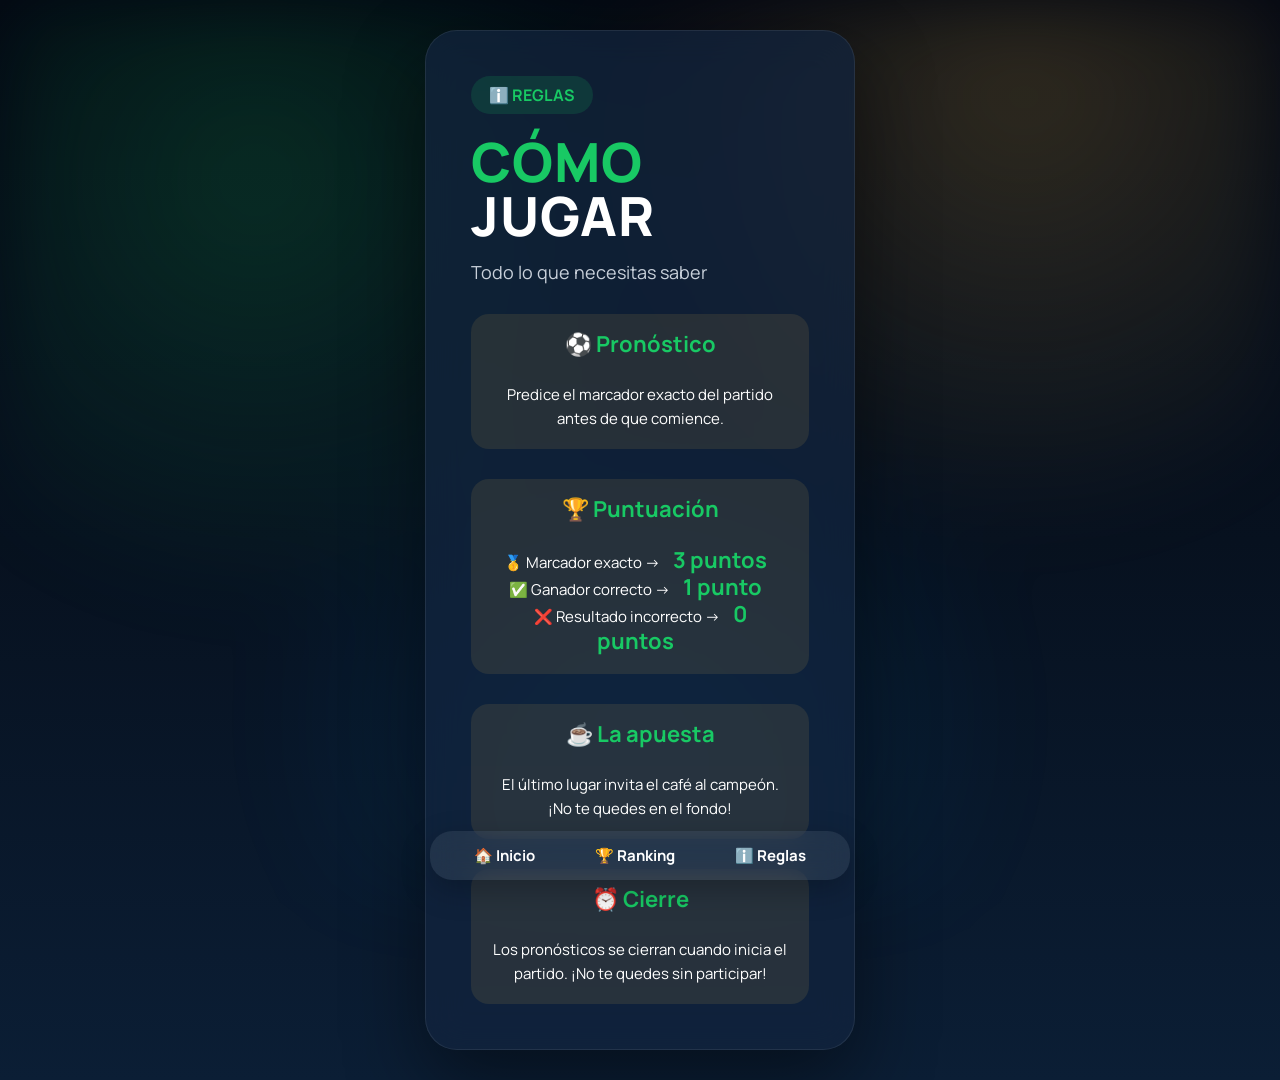
<file: pages/reglas.html>
<!DOCTYPE html>
<html lang="es">
<head>
<meta charset="UTF-8">
<meta name="viewport" content="width=device-width, initial-scale=1.0">
<title>Reglas | Quiniela Conoce-T</title>
<link rel="preconnect" href="https://fonts.googleapis.com">
<link rel="preconnect" href="https://fonts.gstatic.com" crossorigin>
<link href="https://fonts.googleapis.com/css2?family=Manrope:wght@300;400;500;700;800&display=swap" rel="stylesheet">
<link rel="stylesheet" href="../css/style.css">
</head>
<body>
<div class="background"></div>
<div class="hero">
<div class="glass">

<div class="edition">ℹ️ REGLAS</div>

<h1><span>CÓMO</span>JUGAR</h1>

<p class="subtitle">Todo lo que necesitas saber</p>

<div class="coffee">
  <b>⚽ Pronóstico</b><br><br>
  Predice el marcador exacto del partido antes de que comience.
</div>

<div class="coffee">
  <b>🏆 Puntuación</b><br><br>
  🥇 Marcador exacto → <b>3 puntos</b><br>
  ✅ Ganador correcto → <b>1 punto</b><br>
  ❌ Resultado incorrecto → <b>0 puntos</b>
</div>

<div class="coffee">
  <b>☕ La apuesta</b><br><br>
  El último lugar invita el café al campeón. ¡No te quedes en el fondo!
</div>

<div class="coffee">
  <b>⏰ Cierre</b><br><br>
  Los pronósticos se cierran cuando inicia el partido. ¡No te quedes sin participar!
</div>

</div>
</div>

<nav class="bottomNav">
<a href="../index.html">🏠 Inicio</a>
<a href="ranking.html">🏆 Ranking</a>
<a href="reglas.html">ℹ️ Reglas</a>
</nav>

</body>
</html>
</file>
<file: css/style.css>
/*=========================
QUINIELA CONOCE-T
V2.0
=========================*/

*{
margin:0;
padding:0;
box-sizing:border-box;
}

body{

font-family:'Manrope',sans-serif;

background:
linear-gradient(
180deg,
#030712,
#07111F,
#0B1E35);

overflow-y:auto;

min-height:100vh;

display:flex;

justify-content:center;

align-items:center;

color:white;

}

/* Fondo */

.background{

position:fixed;

top:0;
left:0;

width:100%;
height:100%;

background:

radial-gradient(circle at 20% 20%,
rgba(24,201,100,.18),
transparent 35%),

radial-gradient(circle at 80% 10%,
rgba(245,196,81,.18),
transparent 35%),

radial-gradient(circle at 50% 80%,
rgba(0,153,255,.12),
transparent 40%);

filter:blur(40px);

z-index:-1;

}

/* Contenedor */

.hero{

width:100%;

display:flex;

justify-content:center;

align-items:center;

padding:30px;

}

.glass{

width:430px;

max-width:95%;

padding:45px;

border-radius:32px;

background:

rgba(18,36,63,.72);

backdrop-filter:blur(18px);

border:

1px solid rgba(255,255,255,.08);

box-shadow:

0 30px 80px rgba(0,0,0,.45);

animation:fade 1s;

}

/* Edición */

.edition{

display:inline-block;

padding:8px 18px;

border-radius:50px;

background:

rgba(24,201,100,.15);

color:#18C964;

font-weight:700;

margin-bottom:20px;

}

/* Título */

h1{

font-size:54px;

line-height:54px;

font-weight:800;

letter-spacing:1px;

}

h1 span{

display:block;

color:#18C964;

}

/* subtitulo */

.subtitle{

margin-top:18px;

color:#c8d0da;

font-size:18px;

}

/* Partido */

.match{

display:flex;

justify-content:space-between;

align-items:center;

margin-top:40px;

padding:25px;

background:

rgba(255,255,255,.04);

border-radius:22px;

}

.team{

text-align:center;

}

.flag{

font-size:45px;

}

.team h2{

margin-top:10px;

font-size:24px;

}

.vs{

font-size:26px;

font-weight:800;

color:#F5C451;

}

/* Café */

.coffee{

margin-top:30px;

padding:18px;

border-radius:18px;

background:

rgba(245,196,81,.10);

font-size:15px;

line-height:24px;

text-align:center;

}

/* Botón */

.startButton{

margin-top:30px;

width:100%;

padding:18px;

border:none;

border-radius:18px;

background:

linear-gradient(
90deg,
#18C964,
#12e57c);

font-size:20px;

font-weight:800;

cursor:pointer;

transition:.30s;

box-shadow:

0 10px 30px rgba(24,201,100,.35);

}

.startButton:hover{

transform:

translateY(-4px);

box-shadow:

0 20px 40px rgba(24,201,100,.45);

}

@keyframes fade{

from{

opacity:0;

transform:

translateY(35px);

}

to{

opacity:1;

transform:

translateY(0);

}

}

.nombre{

margin-top:30px;

width:100%;

padding:18px;

border-radius:18px;

border:none;

outline:none;

font-size:18px;

font-family:'Manrope',sans-serif;

background:white;

}

.continuar{

margin-top:20px;

width:100%;

padding:18px;

border:none;

border-radius:18px;

background:

linear-gradient(
90deg,
#18C964,
#12e57c);

font-size:20px;

font-weight:800;

cursor:pointer;

color:white;

}

/*=========================
TOPBAR
=========================*/

.topbar{

position:fixed;

top:0;

left:0;

width:100%;

padding:18px 40px;

display:flex;

justify-content:space-between;

align-items:center;

z-index:999;

}

.brand{

font-size:22px;

font-weight:800;

letter-spacing:1px;

color:white;

}

.brand span{

margin-left:8px;

}

.version{

padding:8px 18px;

border-radius:50px;

background:rgba(255,255,255,.08);

backdrop-filter:blur(10px);

font-size:13px;

font-weight:700;

color:#18C964;

border:1px solid rgba(255,255,255,.08);

}

/*=========================
STATUS
=========================*/

.status{

margin-top:12px;

display:inline-block;

padding:8px 16px;

border-radius:30px;

background:rgba(24,201,100,.12);

color:#18C964;

font-size:14px;

font-weight:700;

}

/*=========================
FOOTER CARD
=========================*/

.footerCard{

margin-top:25px;

padding:16px;

border-radius:16px;

background:rgba(255,255,255,.05);

font-size:14px;

line-height:24px;

color:#d8d8d8;

text-align:center;

}

.matchCard{

margin-top:30px;

padding:25px;

border-radius:20px;

background:rgba(255,255,255,.05);

}

.pais{

text-align:center;

}

.pais h3{

margin-top:10px;

}

.marcador{

display:flex;

justify-content:space-around;

align-items:center;

margin:25px 0;

}

.score{

display:flex;

align-items:center;

gap:12px;

}

.score button{

width:38px;

height:38px;

border:none;

border-radius:50%;

font-size:22px;

cursor:pointer;

font-weight:bold;

background:#18C964;

color:white;

}

.score span{

font-size:34px;

font-weight:800;

min-width:30px;

text-align:center;

}

.vsText{

font-size:22px;

font-weight:800;

color:#F5C451;

}


.coffee h2{

margin-bottom:10px;

font-size:24px;

}

.coffee b{

font-size:22px;

color:#18C964;

padding:0 10px;

}

/*=========================
BOTTOM NAV
=========================*/

.bottomNav{

position:fixed;

bottom:20px;

left:50%;

transform:translateX(-50%);

width:420px;

max-width:92%;

background:rgba(255,255,255,.08);

backdrop-filter:blur(12px);

display:flex;

justify-content:space-around;

padding:14px;

border-radius:22px;

box-shadow:0 10px 30px rgba(0,0,0,.25);

}

.bottomNav a{

text-decoration:none;

color:white;

font-weight:700;

font-size:15px;

transition:.25s;

}

.bottomNav a:hover{

transform:translateY(-2px);

color:#18C964;

}

#rankingContainer{

margin-top:30px;

}

#rankingContainer .coffee{

text-align:center;

font-size:18px;

line-height:30px;

}
</file>
